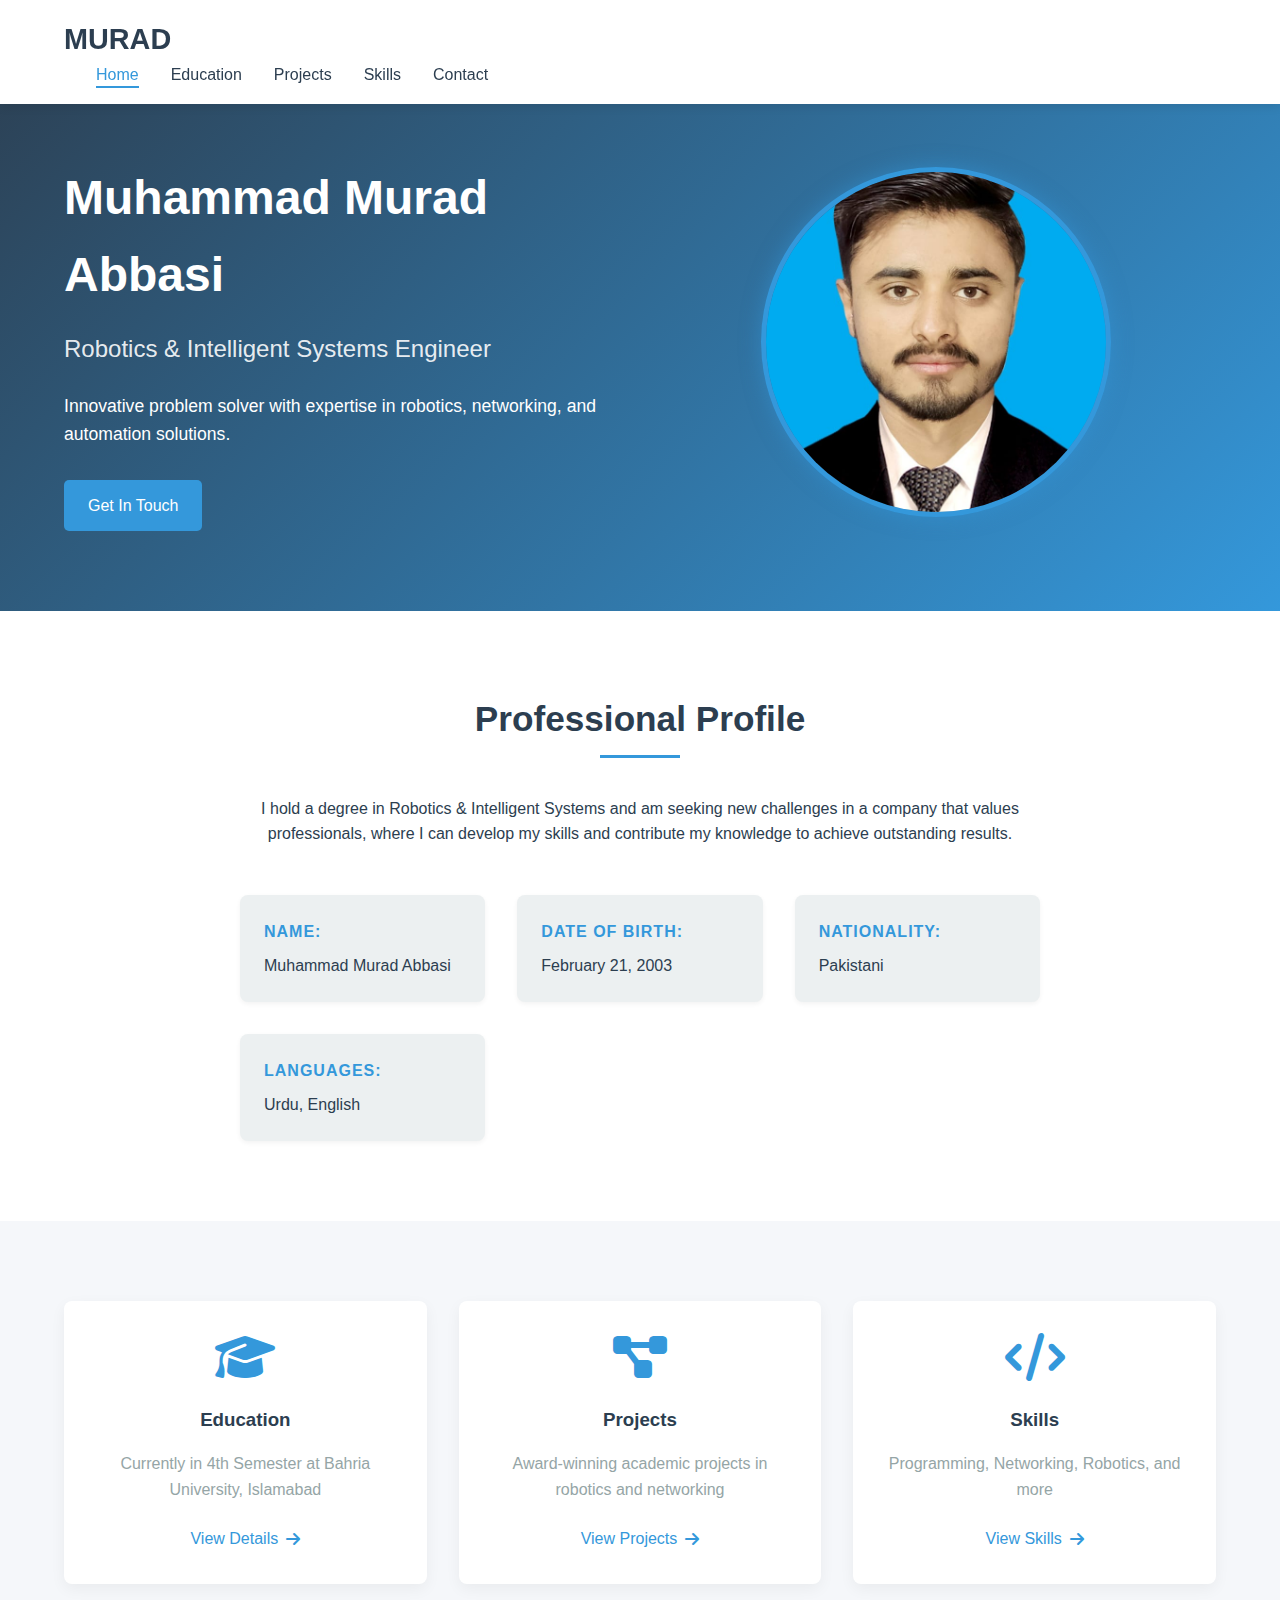
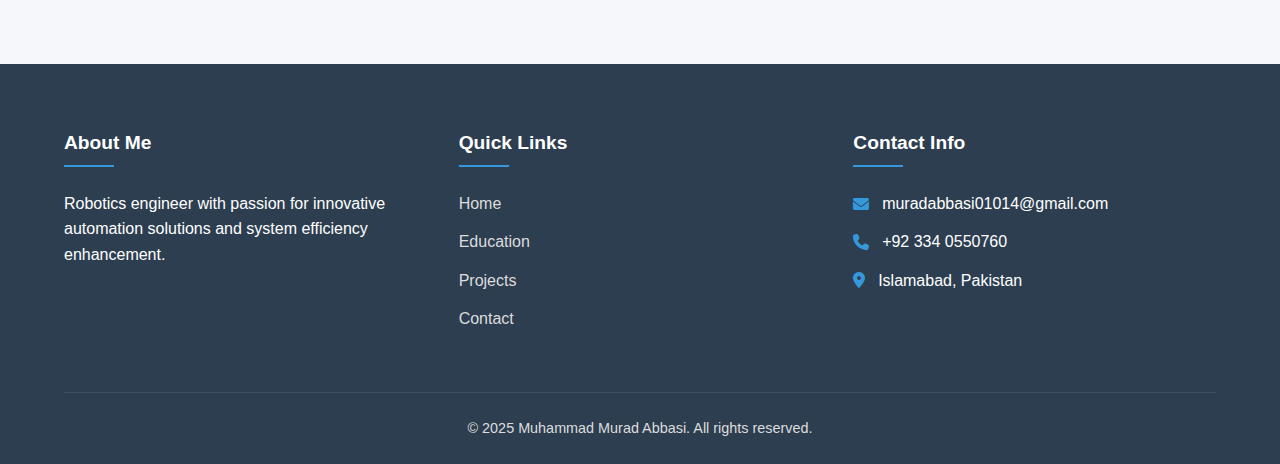
<file: index.html>
<!DOCTYPE html>
<html lang="en">
<head>
    <meta charset="UTF-8">
    <meta name="viewport" content="width=device-width, initial-scale=1.0">
    <title>Muhammad Murad Abbasi | Robotics Engineer</title>
    <link rel="stylesheet" href="css/style.css">
    <link rel="stylesheet" href="https://cdnjs.cloudflare.com/ajax/libs/font-awesome/6.4.0/css/all.min.css">
    <style>
        /* Additional styles for the profile photo */
        .profile-photo {
            width: 350px;
            height: 350px;
            border-radius: 50%;
            object-fit: cover;
            border: 5px solid #3498db;
            box-shadow: 0 0 20px rgba(52, 152, 219, 0.5);
            animation: float 6s ease-in-out infinite;
        }
        
        @keyframes float {
            0% { transform: translateY(0px); }
            50% { transform: translateY(-20px); }
            100% { transform: translateY(0px); }
        }
        
        @media (max-width: 768px) {
            .profile-photo {
                width: 250px;
                height: 250px;
            }
        }
    </style>
</head>
<body>
    <header>
        <div class="container">
            <div class="logo">
                <h1>MURAD</h1>
            </div>
            <nav>
                <ul>
                    <li class="active"><a href="index.html">Home</a></li>
                    <li><a href="education.html">Education</a></li>
                    <li><a href="projects.html">Projects</a></li>
                    <li><a href="skills.html">Skills</a></li>
                    <li><a href="contact.html">Contact</a></li>
                </ul>
            </nav>
            <div class="mobile-menu">
                <i class="fas fa-bars"></i>
            </div>
        </div>
    </header>

    <section class="hero">
        <div class="container">
            <div class="hero-content">
                <h1>Muhammad Murad Abbasi</h1>
                <h2>Robotics & Intelligent Systems Engineer</h2>
                <p>Innovative problem solver with expertise in robotics, networking, and automation solutions.</p>
                <a href="contact.html" class="btn">Get In Touch</a>
            </div>
            <div class="hero-image">
                <!-- Profile Photo -->
                <img src="dp.jpg" alt="Muhammad Murad Abbasi" class="profile-photo">
            </div>
        </div>
    </section>

    <section class="about">
        <div class="container">
            <h2 class="section-title">Professional Profile</h2>
            <div class="about-content">
                <p>I hold a degree in Robotics & Intelligent Systems and am seeking new challenges in a company that values professionals, where I can develop my skills and contribute my knowledge to achieve outstanding results.</p>
                
                <div class="personal-info">
                    <div>
                        <h3>Name:</h3>
                        <p>Muhammad Murad Abbasi</p>
                    </div>
                    <div>
                        <h3>Date of Birth:</h3>
                        <p>February 21, 2003</p>
                    </div>
                    <div>
                        <h3>Nationality:</h3>
                        <p>Pakistani</p>
                    </div>
                    <div>
                        <h3>Languages:</h3>
                        <p>Urdu, English</p>
                    </div>
                </div>
            </div>
        </div>
    </section>

    <section class="highlights">
        <div class="container">
            <div class="highlight-card">
                <i class="fas fa-graduation-cap"></i>
                <h3>Education</h3>
                <p>Currently in 4th Semester at Bahria University, Islamabad</p>
                <a href="education.html">View Details <i class="fas fa-arrow-right"></i></a>
            </div>
            <div class="highlight-card">
                <i class="fas fa-project-diagram"></i>
                <h3>Projects</h3>
                <p>Award-winning academic projects in robotics and networking</p>
                <a href="projects.html">View Projects <i class="fas fa-arrow-right"></i></a>
            </div>
            <div class="highlight-card">
                <i class="fas fa-code"></i>
                <h3>Skills</h3>
                <p>Programming, Networking, Robotics, and more</p>
                <a href="skills.html">View Skills <i class="fas fa-arrow-right"></i></a>
            </div>
        </div>
    </section>

    <footer>
        <div class="container">
            <div class="footer-content">
                <div class="footer-about">
                    <h3>About Me</h3>
                    <p>Robotics engineer with passion for innovative automation solutions and system efficiency enhancement.</p>
                </div>
                <div class="footer-links">
                    <h3>Quick Links</h3>
                    <ul>
                        <li><a href="index.html">Home</a></li>
                        <li><a href="education.html">Education</a></li>
                        <li><a href="projects.html">Projects</a></li>
                        <li><a href="contact.html">Contact</a></li>
                    </ul>
                </div>
                <div class="footer-contact">
                    <h3>Contact Info</h3>
                    <p><i class="fas fa-envelope"></i> muradabbasi01014@gmail.com</p>
                    <p><i class="fas fa-phone"></i> +92 334 0550760</p>
                    <p><i class="fas fa-map-marker-alt"></i> Islamabad, Pakistan</p>
                </div>
            </div>
            <div class="footer-bottom">
                <p>&copy; 2025 Muhammad Murad Abbasi. All rights reserved.</p>
            </div>
        </div>
    </footer>

    <script src="js/script.js"></script>
</body>
</html>
</file>
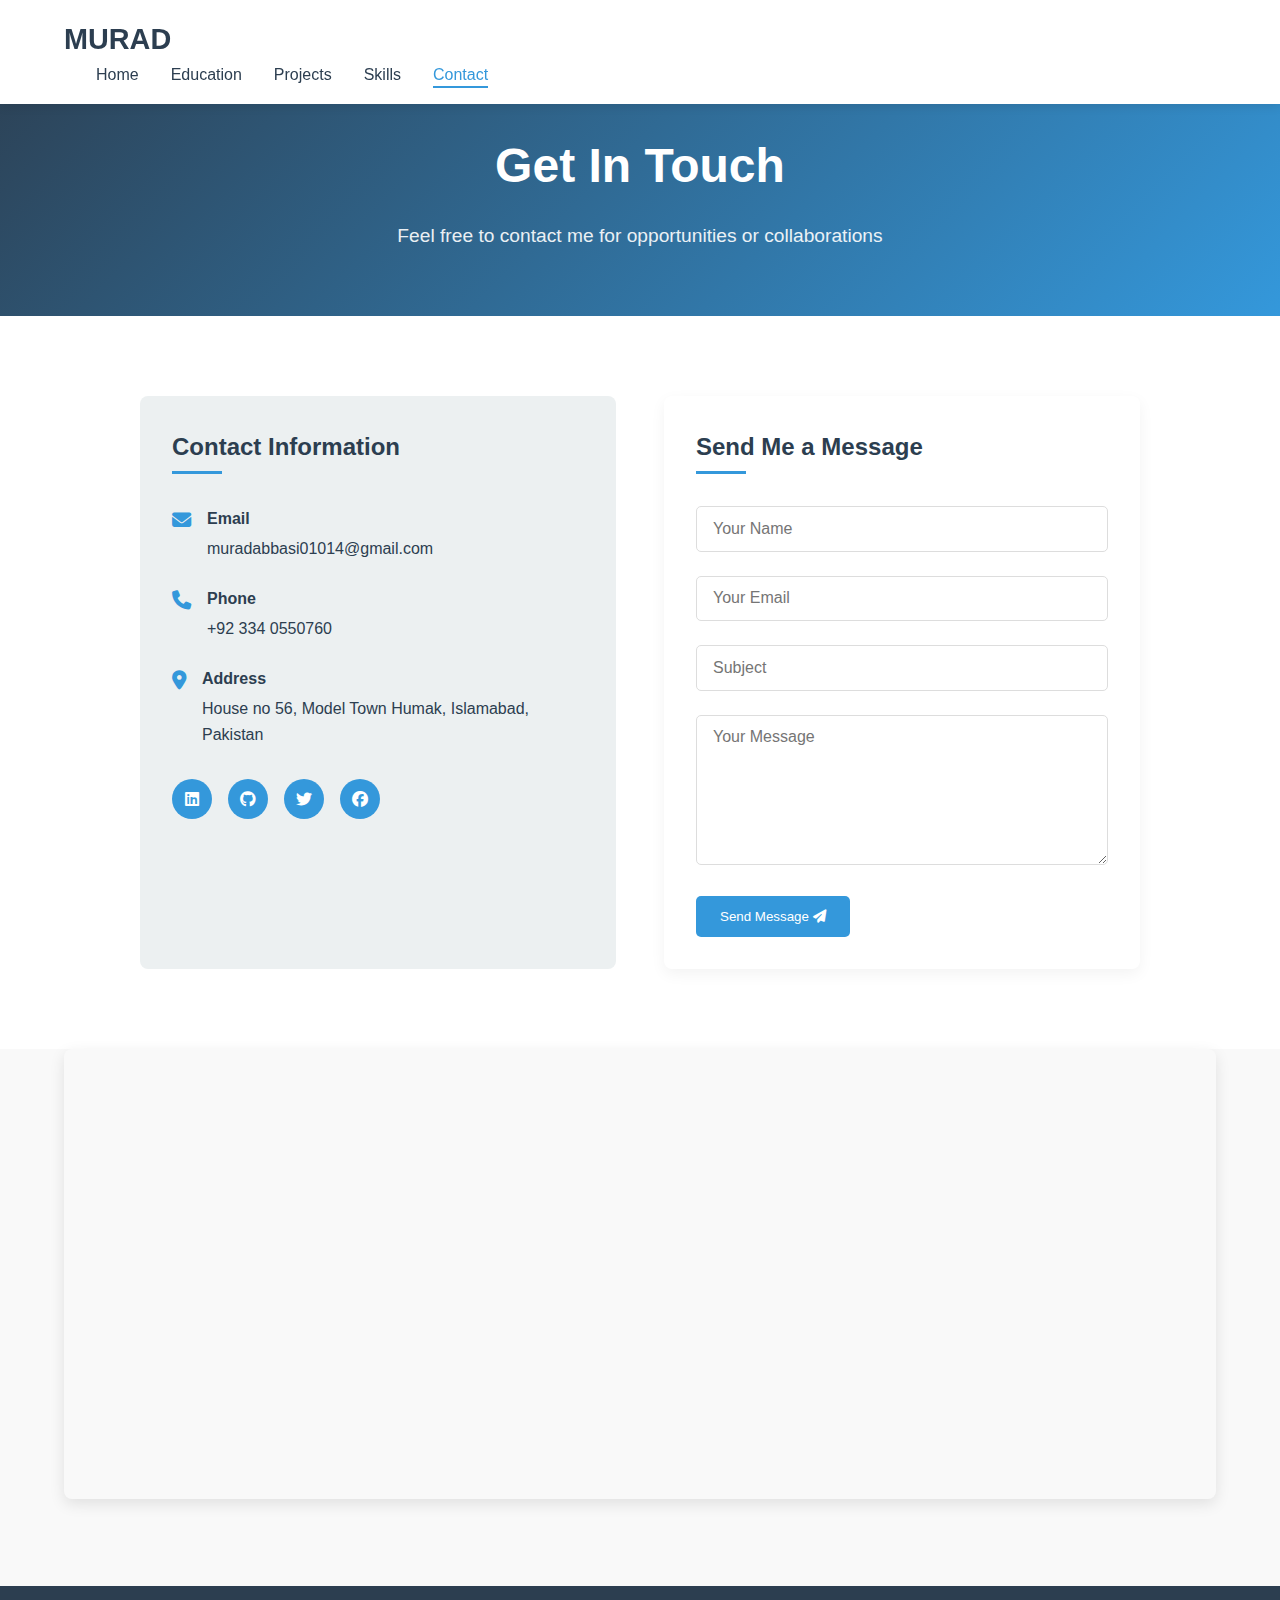
<file: contact.html>
<!DOCTYPE html>
<html lang="en">
<head>
    <meta charset="UTF-8">
    <meta name="viewport" content="width=device-width, initial-scale=1.0">
    <title>Contact | Muhammad Murad Abbasi</title>
    <link rel="stylesheet" href="css/style.css">
    <link rel="stylesheet" href="https://cdnjs.cloudflare.com/ajax/libs/font-awesome/6.4.0/css/all.min.css">
</head>
<body>
    <header>
        <div class="container">
            <div class="logo">
                <h1>MURAD</h1>
            </div>
            <nav>
                <ul>
                    <li><a href="index.html">Home</a></li>
                    <li><a href="education.html">Education</a></li>
                    <li><a href="projects.html">Projects</a></li>
                    <li><a href="skills.html">Skills</a></li>
                    <li class="active"><a href="contact.html">Contact</a></li>
                </ul>
            </nav>
            <div class="mobile-menu">
                <i class="fas fa-bars"></i>
            </div>
        </div>
    </header>

    <section class="page-header">
        <div class="container">
            <h1>Get In Touch</h1>
            <p>Feel free to contact me for opportunities or collaborations</p>
        </div>
    </section>

    <section class="contact">
        <div class="container">
            <div class="contact-content">
                <div class="contact-info">
                    <h2>Contact Information</h2>
                    <div class="info-item">
                        <i class="fas fa-envelope"></i>
                        <div>
                            <h3>Email</h3>
                            <p>muradabbasi01014@gmail.com</p>
                        </div>
                    </div>
                    <div class="info-item">
                        <i class="fas fa-phone"></i>
                        <div>
                            <h3>Phone</h3>
                            <p>+92 334 0550760</p>
                        </div>
                    </div>
                    <div class="info-item">
                        <i class="fas fa-map-marker-alt"></i>
                        <div>
                            <h3>Address</h3>
                            <p>House no 56, Model Town Humak, Islamabad, Pakistan</p>
                        </div>
                    </div>
                    <div class="social-links">
                        <a href="#"><i class="fab fa-linkedin"></i></a>
                        <a href="#"><i class="fab fa-github"></i></a>
                        <a href="#"><i class="fab fa-twitter"></i></a>
                        <a href="#"><i class="fab fa-facebook"></i></a>
                    </div>
                </div>
                <div class="contact-form">
                    <h2>Send Me a Message</h2>
                    <form action="#" method="POST">
                        <div class="form-group">
                            <input type="text" name="name" placeholder="Your Name" required>
                        </div>
                        <div class="form-group">
                            <input type="email" name="email" placeholder="Your Email" required>
                        </div>
                        <div class="form-group">
                            <input type="text" name="subject" placeholder="Subject" required>
                        </div>
                        <div class="form-group">
                            <textarea name="message" placeholder="Your Message" required></textarea>
                        </div>
                        <button type="submit" class="btn">Send Message <i class="fas fa-paper-plane"></i></button>
                    </form>
                </div>
            </div>
        </div>
    </section>

    <section class="map">
        <div class="container">
            <iframe src="https://www.google.com/maps/embed?pb=!1m18!1m12!1m3!1d3321.349041821528!2d73.09121531520494!3d33.64346768071962!2m3!1f0!2f0!3f0!3m2!1i1024!2i768!4f13.1!3m3!1m2!1s0x38df95a6c7e4f5a5%3A0x5f5e5e5e5e5e5e5e!2sModel%20Town%20Humak%2C%20Islamabad%2C%20Pakistan!5e0!3m2!1sen!2s!4v1620000000000!5m2!1sen!2s" width="100%" height="450" style="border:0;" allowfullscreen="" loading="lazy"></iframe>
        </div>
    </section>

    <footer>
        <!-- Same footer as index.html -->
    </footer>

    <script src="js/script.js"></script>
</body>
</html>
</file>
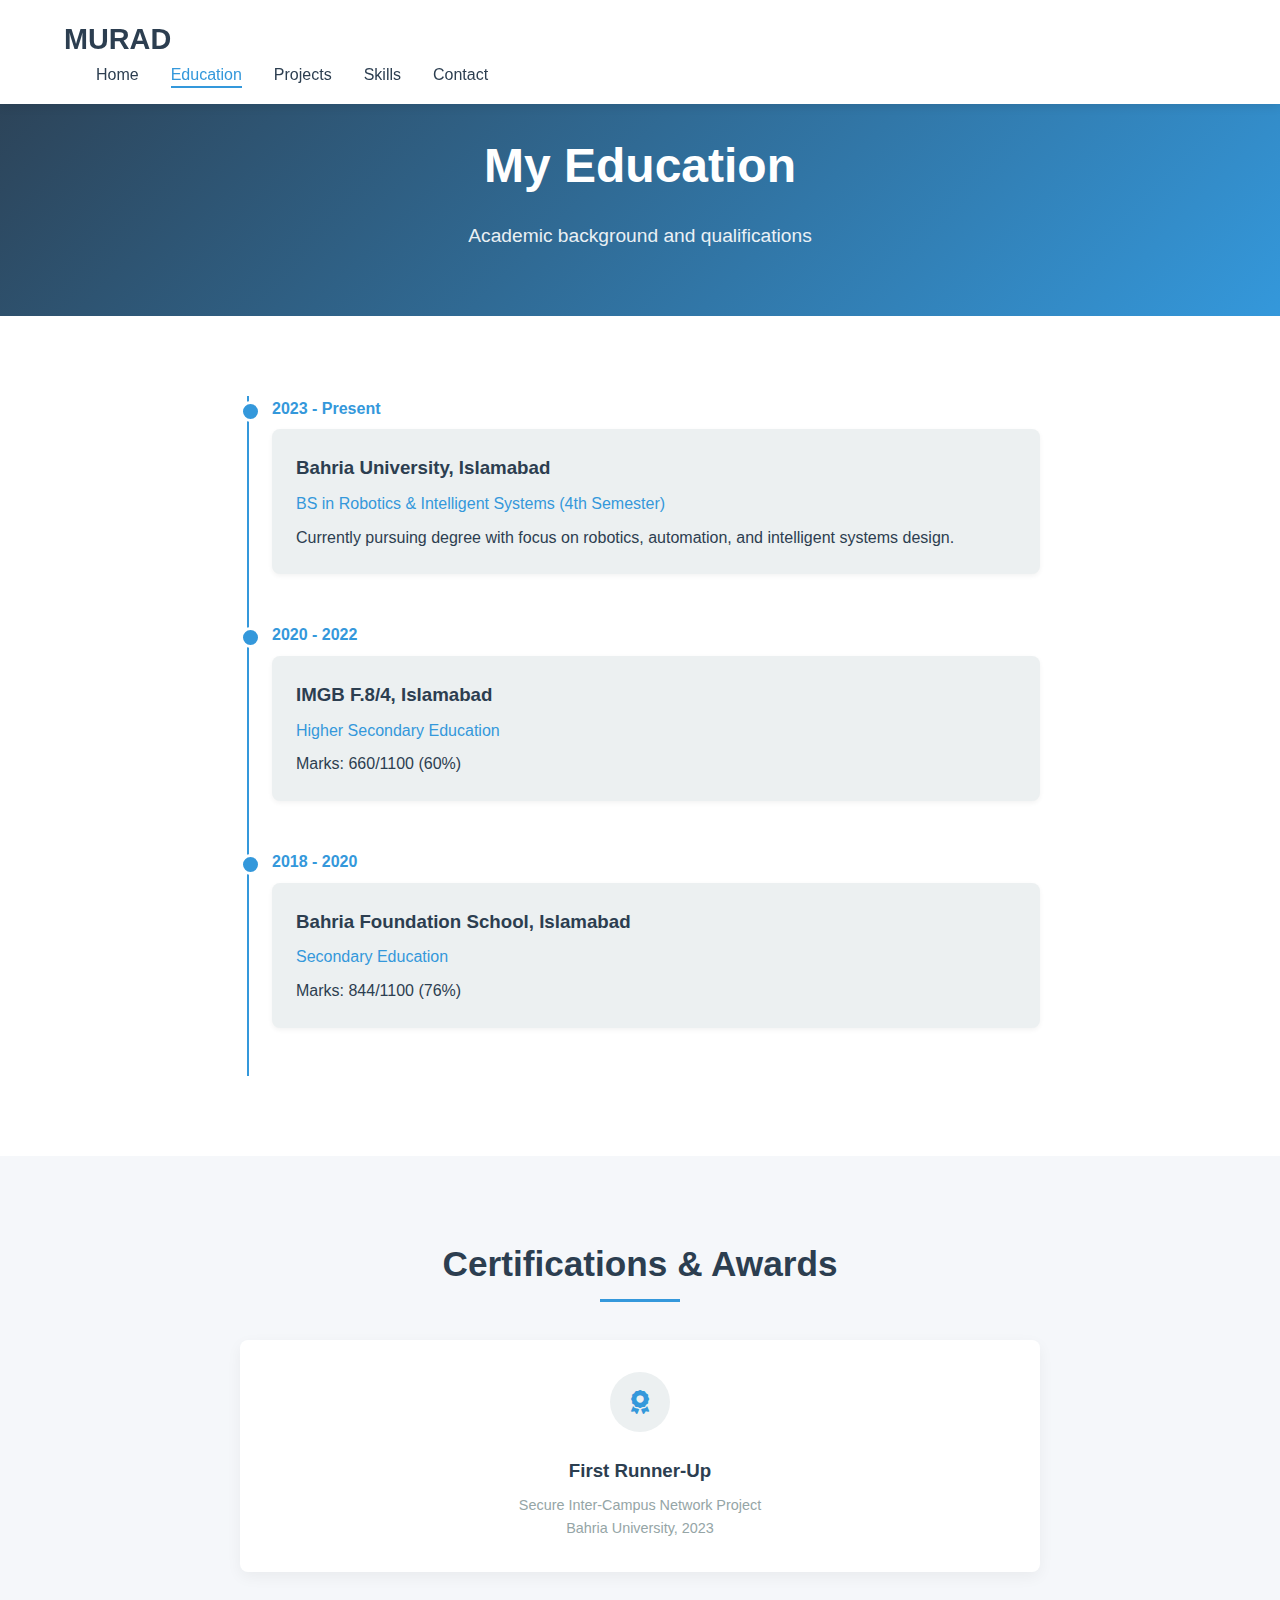
<file: education.html>
<!DOCTYPE html>
<html lang="en">
<head>
    <meta charset="UTF-8">
    <meta name="viewport" content="width=device-width, initial-scale=1.0">
    <title>Education | Muhammad Murad Abbasi</title>
    <link rel="stylesheet" href="css/style.css">
    <link rel="stylesheet" href="https://cdnjs.cloudflare.com/ajax/libs/font-awesome/6.4.0/css/all.min.css">
</head>
<body>
    <header>
        <div class="container">
            <div class="logo">
                <h1>MURAD</h1>
            </div>
            <nav>
                <ul>
                    <li><a href="index.html">Home</a></li>
                    <li class="active"><a href="education.html">Education</a></li>
                    <li><a href="projects.html">Projects</a></li>
                    <li><a href="skills.html">Skills</a></li>
                    <li><a href="contact.html">Contact</a></li>
                </ul>
            </nav>
            <div class="mobile-menu">
                <i class="fas fa-bars"></i>
            </div>
        </div>
    </header>

    <section class="page-header">
        <div class="container">
            <h1>My Education</h1>
            <p>Academic background and qualifications</p>
        </div>
    </section>

    <section class="education-timeline">
        <div class="container">
            <div class="timeline">
                <div class="timeline-item">
                    <div class="timeline-date">2023 - Present</div>
                    <div class="timeline-content">
                        <h3>Bahria University, Islamabad</h3>
                        <h4>BS in Robotics & Intelligent Systems (4th Semester)</h4>
                        <p>Currently pursuing degree with focus on robotics, automation, and intelligent systems design.</p>
                    </div>
                </div>
                <div class="timeline-item">
                    <div class="timeline-date">2020 - 2022</div>
                    <div class="timeline-content">
                        <h3>IMGB F.8/4, Islamabad</h3>
                        <h4>Higher Secondary Education</h4>
                        <p>Marks: 660/1100 (60%)</p>
                    </div>
                </div>
                <div class="timeline-item">
                    <div class="timeline-date">2018 - 2020</div>
                    <div class="timeline-content">
                        <h3>Bahria Foundation School, Islamabad</h3>
                        <h4>Secondary Education</h4>
                        <p>Marks: 844/1100 (76%)</p>
                    </div>
                </div>
            </div>
        </div>
    </section>

    <section class="certifications">
        <div class="container">
            <h2 class="section-title">Certifications & Awards</h2>
            <div class="certification-grid">
                <div class="certification-card">
                    <div class="cert-icon">
                        <i class="fas fa-award"></i>
                    </div>
                    <h3>First Runner-Up</h3>
                    <p>Secure Inter-Campus Network Project</p>
                    <p>Bahria University, 2023</p>
                </div>
                <!-- Add more certifications as needed -->
            </div>
        </div>
    </section>

    <footer>
        <!-- Same footer as index.html -->
    </footer>

    <script src="js/script.js"></script>
</body>
</html>
</file>
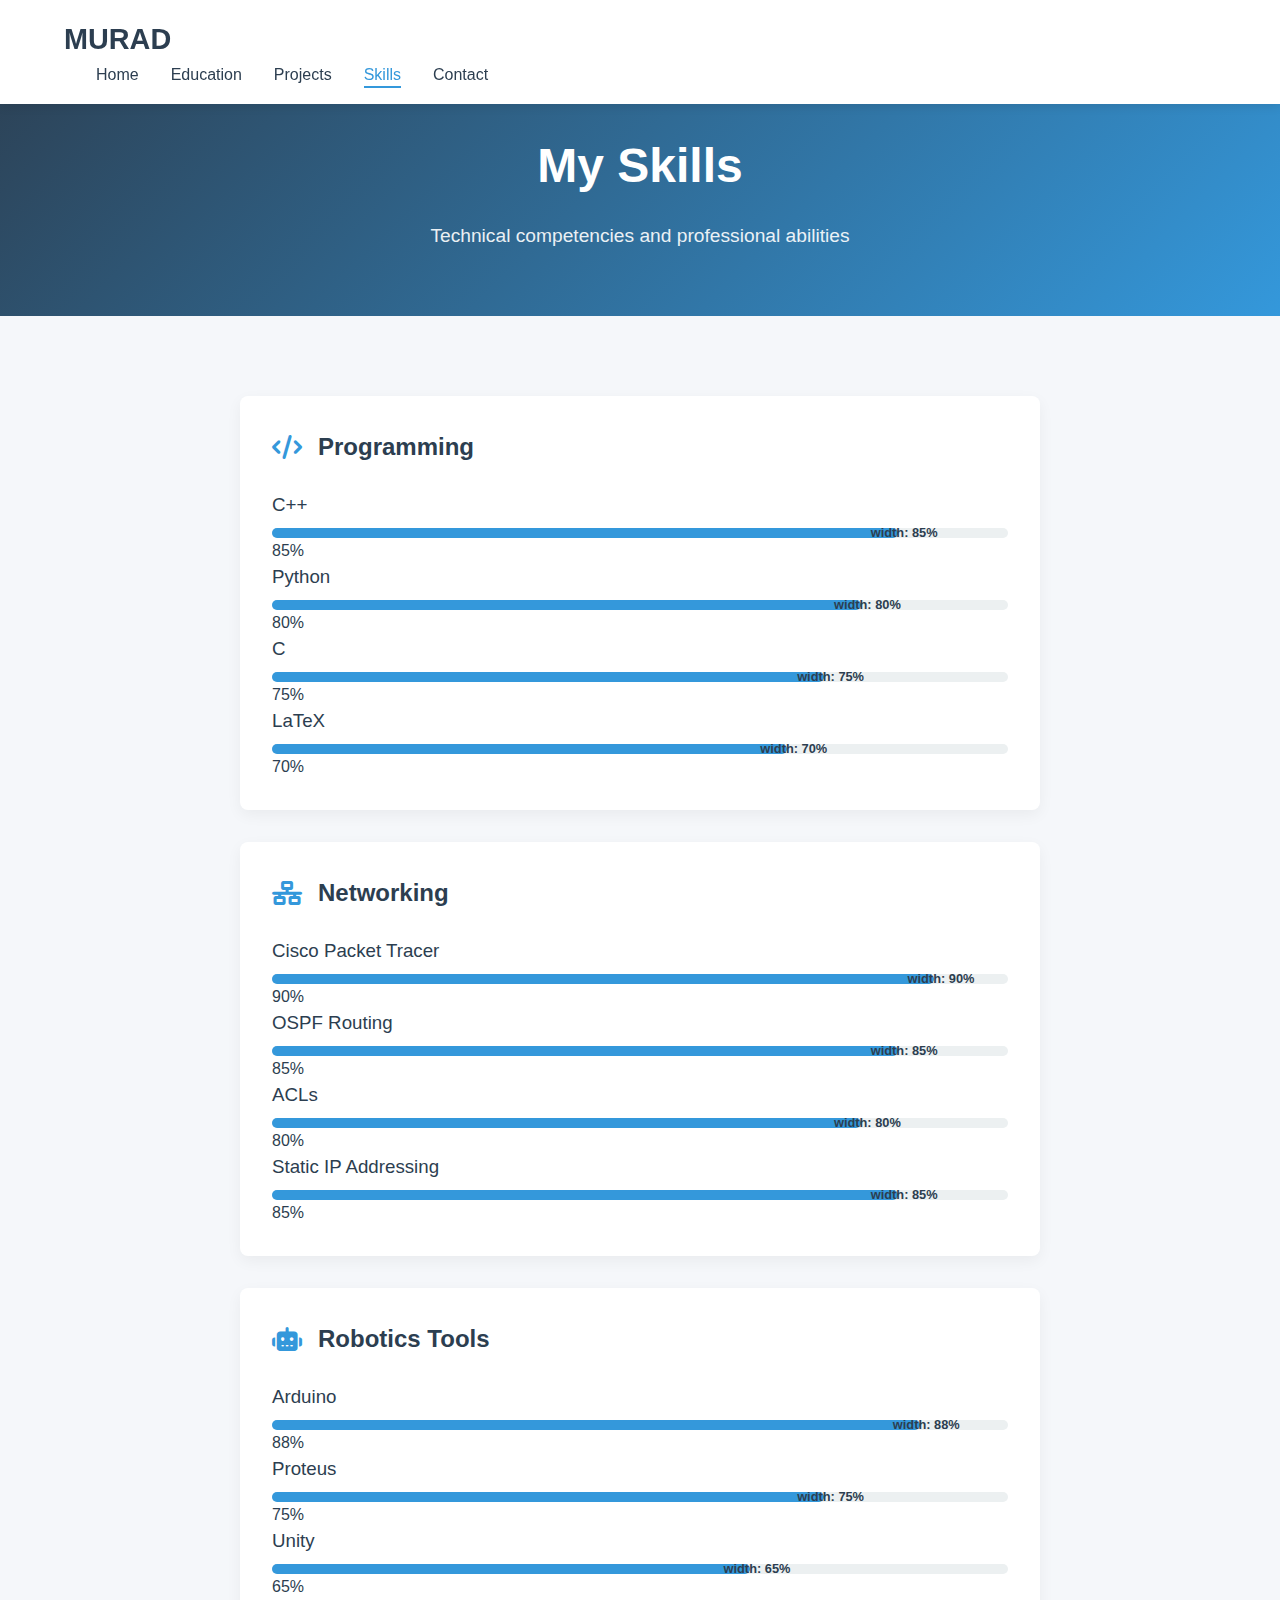
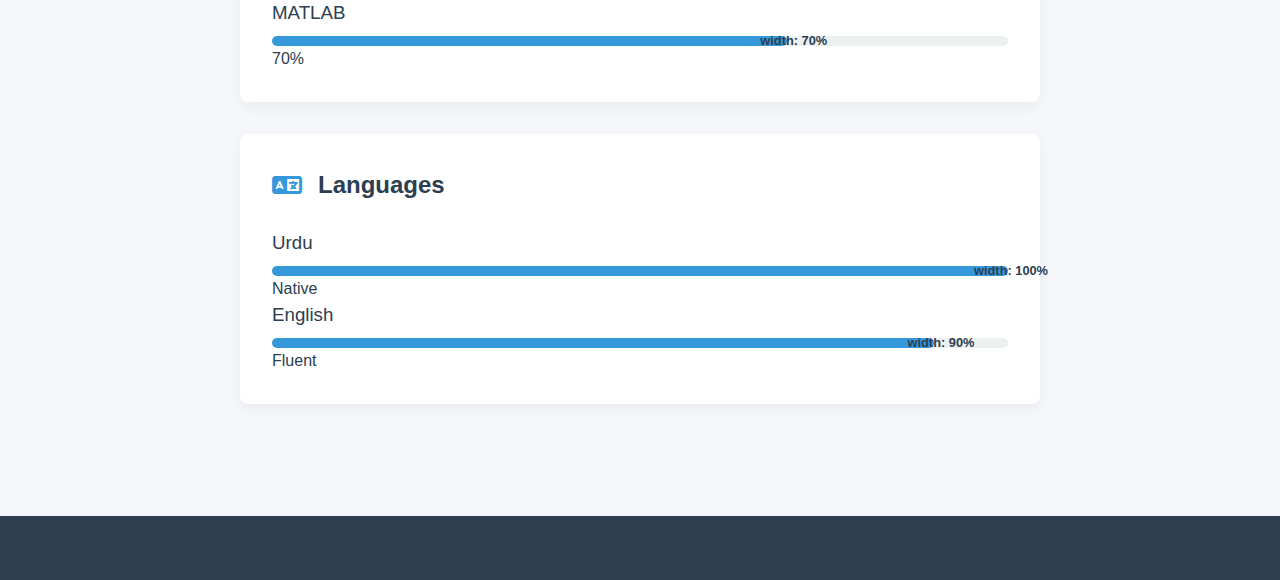
<file: skills.html>
<!DOCTYPE html>
<html lang="en">
<head>
    <meta charset="UTF-8">
    <meta name="viewport" content="width=device-width, initial-scale=1.0">
    <title>Skills | Muhammad Murad Abbasi</title>
    <link rel="stylesheet" href="css/style.css">
    <link rel="stylesheet" href="https://cdnjs.cloudflare.com/ajax/libs/font-awesome/6.4.0/css/all.min.css">
</head>
<body>
    <header>
        <div class="container">
            <div class="logo">
                <h1>MURAD</h1>
            </div>
            <nav>
                <ul>
                    <li><a href="index.html">Home</a></li>
                    <li><a href="education.html">Education</a></li>
                    <li><a href="projects.html">Projects</a></li>
                    <li class="active"><a href="skills.html">Skills</a></li>
                    <li><a href="contact.html">Contact</a></li>
                </ul>
            </nav>
            <div class="mobile-menu">
                <i class="fas fa-bars"></i>
            </div>
        </div>
    </header>

    <section class="page-header">
        <div class="container">
            <h1>My Skills</h1>
            <p>Technical competencies and professional abilities</p>
        </div>
    </section>

    <section class="skills">
        <div class="container">
            <div class="skills-categories">
                <div class="skill-category">
                    <h2><i class="fas fa-code"></i> Programming</h2>
                    <div class="skill-bars">
                        <div class="skill-bar">
                            <h3>C++</h3>
                            <div class="bar">
                                <div class="progress" style="width: 85%"></div>
                                <span>85%</span>
                            </div>
                        </div>
                        <div class="skill-bar">
                            <h3>Python</h3>
                            <div class="bar">
                                <div class="progress" style="width: 80%"></div>
                                <span>80%</span>
                            </div>
                        </div>
                        <div class="skill-bar">
                            <h3>C</h3>
                            <div class="bar">
                                <div class="progress" style="width: 75%"></div>
                                <span>75%</span>
                            </div>
                        </div>
                        <div class="skill-bar">
                            <h3>LaTeX</h3>
                            <div class="bar">
                                <div class="progress" style="width: 70%"></div>
                                <span>70%</span>
                            </div>
                        </div>
                    </div>
                </div>

                <div class="skill-category">
                    <h2><i class="fas fa-network-wired"></i> Networking</h2>
                      <div class="skill-bars">
                        <div class="skill-bar">
                            <h3>Cisco Packet Tracer</h3>
                            <div class="bar">
                                <div class="progress" style="width: 90%"></div>
                                <span>90%</span>
                            </div>
                        </div>
                        <div class="skill-bar">
                            <h3>OSPF Routing</h3>
                            <div class="bar">
                                <div class="progress" style="width: 85%"></div>
                                <span>85%</span>
                            </div>
                        </div>
                        <div class="skill-bar">
                            <h3>ACLs</h3>
                            <div class="bar">
                                <div class="progress" style="width: 80%"></div>
                                <span>80%</span>
                            </div>
                        </div>
                        <div class="skill-bar">
                            <h3>Static IP Addressing</h3>
                            <div class="bar">
                                <div class="progress" style="width: 85%"></div>
                                <span>85%</span>
                            </div>
                        </div>
                    </div>
                </div>

                <div class="skill-category">
                    <h2><i class="fas fa-robot"></i> Robotics Tools</h2>
                    <div class="skill-bars">
                        <div class="skill-bar">
                            <h3>Arduino</h3>
                            <div class="bar">
                                <div class="progress" style="width: 88%"></div>
                                <span>88%</span>
                            </div>
                        </div>
                        <div class="skill-bar">
                            <h3>Proteus</h3>
                            <div class="bar">
                                <div class="progress" style="width: 75%"></div>
                                <span>75%</span>
                            </div>
                        </div>
                        <div class="skill-bar">
                            <h3>Unity</h3>
                            <div class="bar">
                                <div class="progress" style="width: 65%"></div>
                                <span>65%</span>
                            </div>
                        </div>
                        <div class="skill-bar">
                            <h3>MATLAB</h3>
                            <div class="bar">
                                <div class="progress" style="width: 70%"></div>
                                <span>70%</span>
                            </div>
                        </div>
                    </div>
                </div>

                <div class="skill-category">
                    <h2><i class="fas fa-language"></i> Languages</h2>
                    <div class="skill-bars">
                        <div class="skill-bar">
                            <h3>Urdu</h3>
                            <div class="bar">
                                <div class="progress" style="width: 100%"></div>
                                <span>Native</span>
                            </div>
                        </div>
                        <div class="skill-bar">
                            <h3>English</h3>
                            <div class="bar">
                                <div class="progress" style="width: 90%"></div>
                                <span>Fluent</span>
                            </div>
                        </div>
                    </div>
                </div>
            </div>
        </div>
    </section>

    <footer>
        <!-- Same footer as index.html -->
    </footer>

    <script src="js/script.js"></script>
</body>
</html>
</file>
<file: css/style.css>
/* Base Styles */
:root {
    --primary: #2c3e50;
    --secondary: #3498db;
    --accent: #e74c3c;
    --light: #ecf0f1;
    --dark: #2c3e50;
    --gray: #95a5a6;
    --success: #2ecc71;
    --warning: #f39c12;
    --danger: #e74c3c;
}

* {
    margin: 0;
    padding: 0;
    box-sizing: border-box;
    font-family: 'Poppins', sans-serif;
}

body {
    background-color: #f9f9f9;
    color: var(--dark);
    line-height: 1.6;
}

a {
    text-decoration: none;
    color: var(--secondary);
}

.container {
    width: 90%;
    max-width: 1200px;
    margin: 0 auto;
}

.btn {
    display: inline-block;
    background-color: var(--secondary);
    color: white;
    padding: 0.8rem 1.5rem;
    border-radius: 5px;
    font-weight: 500;
    transition: all 0.3s ease;
    border: none;
    cursor: pointer;
}

.btn:hover {
    background-color: #2980b9;
    transform: translateY(-3px);
    box-shadow: 0 5px 15px rgba(0, 0, 0, 0.1);
}

.btn-small {
    padding: 0.5rem 1rem;
    font-size: 0.9rem;
}

.section-title {
    text-align: center;
    margin-bottom: 3rem;
    font-size: 2.2rem;
    color: var(--primary);
    position: relative;
}

.section-title::after {
    content: '';
    position: absolute;
    bottom: -10px;
    left: 50%;
    transform: translateX(-50%);
    width: 80px;
    height: 3px;
    background-color: var(--secondary);
}

/* Header Styles */
header {
    background-color: white;
    box-shadow: 0 2px 10px rgba(0, 0, 0, 0.1);
    position: fixed;
    width: 100%;
    top: 0;
    z-index: 1000;
    padding: 1rem 0;
}

.header .container {
    display: flex;
    justify-content: space-between;
    align-items: center;
}

.logo h1 {
    color: var(--primary);
    font-size: 1.8rem;
    font-weight: 700;
}

nav ul {
    display: flex;
    list-style: none;
}

nav ul li {
    margin-left: 2rem;
}

nav ul li a {
    color: var(--dark);
    font-weight: 500;
    transition: color 0.3s ease;
    position: relative;
}

nav ul li a:hover {
    color: var(--secondary);
}

nav ul li.active a {
    color: var(--secondary);
}

nav ul li.active a::after {
    content: '';
    position: absolute;
    bottom: -5px;
    left: 0;
    width: 100%;
    height: 2px;
    background-color: var(--secondary);
}

.mobile-menu {
    display: none;
    font-size: 1.5rem;
    cursor: pointer;
}

/* Hero Section */
.hero {
    padding: 10rem 0 5rem;
    background: linear-gradient(135deg, var(--primary) 0%, var(--secondary) 100%);
    color: white;
}

.hero .container {
    display: flex;
    align-items: center;
    justify-content: space-between;
}

.hero-content {
    flex: 1;
    padding-right: 2rem;
}

.hero-content h1 {
    font-size: 3rem;
    margin-bottom: 1rem;
}

.hero-content h2 {
    font-size: 1.5rem;
    font-weight: 400;
    margin-bottom: 1.5rem;
    color: rgba(255, 255, 255, 0.9);
}

.hero-content p {
    margin-bottom: 2rem;
    font-size: 1.1rem;
    max-width: 600px;
}

.hero-image {
    flex: 1;
    text-align: center;
}

.image-placeholder {
    width: 350px;
    height: 350px;
    background-color: rgba(255, 255, 255, 0.1);
    border-radius: 50%;
    margin: 0 auto;
    display: flex;
    align-items: center;
    justify-content: center;
    color: white;
    font-size: 1.2rem;
}

/* About Section */
.about {
    padding: 5rem 0;
    background-color: white;
}

.about-content {
    max-width: 800px;
    margin: 0 auto;
    text-align: center;
}

.personal-info {
    display: grid;
    grid-template-columns: repeat(auto-fit, minmax(200px, 1fr));
    gap: 2rem;
    margin-top: 3rem;
    text-align: left;
}

.personal-info div {
    background-color: var(--light);
    padding: 1.5rem;
    border-radius: 8px;
    box-shadow: 0 2px 5px rgba(0, 0, 0, 0.05);
}

.personal-info h3 {
    color: var(--secondary);
    margin-bottom: 0.5rem;
    font-size: 1rem;
    text-transform: uppercase;
    letter-spacing: 1px;
}

/* Highlights Section */
.highlights {
    padding: 5rem 0;
    background-color: #f5f7fa;
}

.highlights .container {
    display: grid;
    grid-template-columns: repeat(auto-fit, minmax(300px, 1fr));
    gap: 2rem;
}

.highlight-card {
    background-color: white;
    padding: 2rem;
    border-radius: 8px;
    box-shadow: 0 5px 15px rgba(0, 0, 0, 0.05);
    text-align: center;
    transition: transform 0.3s ease;
}

.highlight-card:hover {
    transform: translateY(-10px);
}

.highlight-card i {
    font-size: 3rem;
    color: var(--secondary);
    margin-bottom: 1.5rem;
}

.highlight-card h3 {
    margin-bottom: 1rem;
    color: var(--primary);
}

.highlight-card p {
    margin-bottom: 1.5rem;
    color: var(--gray);
}

.highlight-card a {
    color: var(--secondary);
    font-weight: 500;
    display: flex;
    align-items: center;
    justify-content: center;
}

.highlight-card a i {
    font-size: 1rem;
    margin-left: 0.5rem;
    margin-bottom: 0;
}

/* Page Header */
.page-header {
    padding: 8rem 0 4rem;
    background: linear-gradient(135deg, var(--primary) 0%, var(--secondary) 100%);
    color: white;
    text-align: center;
}

.page-header h1 {
    font-size: 3rem;
    margin-bottom: 1rem;
}

.page-header p {
    font-size: 1.2rem;
    opacity: 0.9;
}

/* Education Timeline */
.education-timeline {
    padding: 5rem 0;
    background-color: white;
}

.timeline {
    position: relative;
    max-width: 800px;
    margin: 0 auto;
    padding-left: 2rem;
}

.timeline::before {
    content: '';
    position: absolute;
    left: 7px;
    top: 0;
    bottom: 0;
    width: 2px;
    background-color: var(--secondary);
}

.timeline-item {
    position: relative;
    padding-bottom: 3rem;
}

.timeline-item::before {
    content: '';
    position: absolute;
    left: -2rem;
    top: 5px;
    width: 15px;
    height: 15px;
    border-radius: 50%;
    background-color: var(--secondary);
    border: 3px solid white;
    z-index: 1;
}

.timeline-date {
    font-weight: 600;
    color: var(--secondary);
    margin-bottom: 0.5rem;
}

.timeline-content {
    background-color: var(--light);
    padding: 1.5rem;
    border-radius: 8px;
    box-shadow: 0 2px 5px rgba(0, 0, 0, 0.05);
}

.timeline-content h3 {
    color: var(--primary);
    margin-bottom: 0.5rem;
}

.timeline-content h4 {
    color: var(--secondary);
    font-weight: 500;
    margin-bottom: 0.5rem;
}

/* Certifications */
.certifications {
    padding: 5rem 0;
    background-color: #f5f7fa;
}

.certification-grid {
    display: grid;
    grid-template-columns: repeat(auto-fit, minmax(250px, 1fr));
    gap: 2rem;
    max-width: 800px;
    margin: 0 auto;
}

.certification-card {
    background-color: white;
    padding: 2rem;
    border-radius: 8px;
    box-shadow: 0 5px 15px rgba(0, 0, 0, 0.05);
    text-align: center;
}

.cert-icon {
    width: 60px;
    height: 60px;
    background-color: var(--light);
    border-radius: 50%;
    display: flex;
    align-items: center;
    justify-content: center;
    margin: 0 auto 1.5rem;
    color: var(--secondary);
    font-size: 1.5rem;
}

.certification-card h3 {
    margin-bottom: 0.5rem;
    color: var(--primary);
}

.certification-card p {
    color: var(--gray);
    font-size: 0.9rem;
}

/* Projects */
.projects {
    padding: 5rem 0;
    background-color: white;
}

.project-filter {
    display: flex;
    justify-content: center;
    flex-wrap: wrap;
    gap: 1rem;
    margin-bottom: 3rem;
}

.project-filter button {
    background-color: transparent;
    border: 1px solid var(--secondary);
    color: var(--secondary);
    padding: 0.5rem 1.5rem;
    border-radius: 30px;
    cursor: pointer;
    transition: all 0.3s ease;
}

.project-filter button:hover, 
.project-filter button.active {
    background-color: var(--secondary);
    color: white;
}

.project-grid {
    display: grid;
    grid-template-columns: repeat(auto-fill, minmax(350px, 1fr));
    gap: 2rem;
}

.project-card {
    background-color: white;
    border-radius: 8px;
    overflow: hidden;
    box-shadow: 0 5px 15px rgba(0, 0, 0, 0.1);
    transition: transform 0.3s ease;
}

.project-card:hover {
    transform: translateY(-10px);
}

.project-image {
    height: 200px;
    background-color: var(--light);
    display: flex;
    align-items: center;
    justify-content: center;
    color: var(--gray);
}

.project-image img {
    width: 100%;
    height: 100%;
    object-fit: cover;
}

.project-content {
    padding: 1.5rem;
}

.project-title {
    font-size: 1.3rem;
    margin-bottom: 1rem;
    color: var(--primary);
}

.project-tech {
    display: flex;
    flex-wrap: wrap;
    gap: 0.5rem;
    margin-bottom: 1rem;
}

.project-tech span {
    background-color: var(--light);
    color: var(--secondary);
    padding: 0.3rem 0.8rem;
    border-radius: 30px;
    font-size: 0.8rem;
    font-weight: 500;
}

.project-links {
    display: flex;
    justify-content: space-between;
    align-items: center;
}

.award-badge {
    background-color: var(--success);
    color: white;
    padding: 0.3rem 0.8rem;
    border-radius: 30px;
    font-size: 0.8rem;
    font-weight: 500;
}

/* Skills */
.skills {
    padding: 5rem 0;
    background-color: #f5f7fa;
}

.skills-categories {
    max-width: 800px;
    margin: 0 auto;
}

.skill-category {
    background-color: white;
    padding: 2rem;
    border-radius: 8px;
    box-shadow: 0 5px 15px rgba(0, 0, 0, 0.05);
    margin-bottom: 2rem;
}

.skill-category h2 {
    color: var(--primary);
    margin-bottom: 1.5rem;
    display: flex;
    align-items: center;
}

.skill-category h2 i {
    margin-right: 1rem;
    color: var(--secondary);
}

.skill-bars {
    margin-top: 1.5rem;
}

.skill-bar {
    margin-bottom: 1.5rem;
}

.skill-bar h3 {
    margin-bottom: 0.5rem;
    color: var(--dark);
    font-weight: 500;
}

.bar {
    height: 10px;
    background-color: var(--light);
    border-radius: 5px;
    position: relative;
}

.progress {
    height: 100%;
    background-color: var(--secondary);
    border-radius: 5px;
    position: relative;
}

.progress::after {
    content: attr(style);
    position: absolute;
    right: -40px;
    top: 50%;
    transform: translateY(-50%);
    color: var(--dark);
    font-size: 0.8rem;
    font-weight: 600;
}

/* Contact */
.contact {
    padding: 5rem 0;
    background-color: white;
}

.contact-content {
    display: grid;
    grid-template-columns: repeat(auto-fit, minmax(300px, 1fr));
    gap: 3rem;
    max-width: 1000px;
    margin: 0 auto;
}

.contact-info {
    padding: 2rem;
    background-color: var(--light);
    border-radius: 8px;
}

.contact-info h2 {
    margin-bottom: 2rem;
    color: var(--primary);
    position: relative;
    padding-bottom: 0.5rem;
}

.contact-info h2::after {
    content: '';
    position: absolute;
    bottom: 0;
    left: 0;
    width: 50px;
    height: 3px;
    background-color: var(--secondary);
}

.info-item {
    display: flex;
    margin-bottom: 1.5rem;
}

.info-item i {
    font-size: 1.2rem;
    color: var(--secondary);
    margin-right: 1rem;
    margin-top: 0.3rem;
}

.info-item h3 {
    color: var(--primary);
    margin-bottom: 0.3rem;
    font-size: 1rem;
}

.social-links {
    display: flex;
    gap: 1rem;
    margin-top: 2rem;
}

.social-links a {
    width: 40px;
    height: 40px;
    background-color: var(--secondary);
    color: white;
    border-radius: 50%;
    display: flex;
    align-items: center;
    justify-content: center;
    transition: all 0.3s ease;
}

.social-links a:hover {
    background-color: var(--primary);
    transform: translateY(-3px);
}

.contact-form {
    padding: 2rem;
    background-color: white;
    border-radius: 8px;
    box-shadow: 0 5px 15px rgba(0, 0, 0, 0.05);
}

.contact-form h2 {
    margin-bottom: 2rem;
    color: var(--primary);
    position: relative;
    padding-bottom: 0.5rem;
}

.contact-form h2::after {
    content: '';
    position: absolute;
    bottom: 0;
    left: 0;
    width: 50px;
    height: 3px;
    background-color: var(--secondary);
}

.form-group {
    margin-bottom: 1.5rem;
}

.form-group input,
.form-group textarea {
    width: 100%;
    padding: 0.8rem 1rem;
    border: 1px solid #ddd;
    border-radius: 5px;
    font-size: 1rem;
    transition: all 0.3s ease;
}

.form-group input:focus,
.form-group textarea:focus {
    border-color: var(--secondary);
    outline: none;
    box-shadow: 0 0 0 3px rgba(52, 152, 219, 0.2);
}

.form-group textarea {
    min-height: 150px;
    resize: vertical;
}

/* Map */
.map {
    padding-bottom: 5rem;
}

.map iframe {
    border-radius: 8px;
    box-shadow: 0 5px 15px rgba(0, 0, 0, 0.1);
}

/* Footer */
footer {
    background-color: var(--primary);
    color: white;
    padding: 4rem 0 0;
}

.footer-content {
    display: grid;
    grid-template-columns: repeat(auto-fit, minmax(250px, 1fr));
    gap: 2rem;
    margin-bottom: 3rem;
}

.footer-about h3,
.footer-links h3,
.footer-contact h3 {
    color: white;
    margin-bottom: 1.5rem;
    font-size: 1.2rem;
    position: relative;
    padding-bottom: 0.5rem;
}

.footer-about h3::after,
.footer-links h3::after,
.footer-contact h3::after {
    content: '';
    position: absolute;
    bottom: 0;
    left: 0;
    width: 50px;
    height: 2px;
    background-color: var(--secondary);
}

.footer-links ul {
    list-style: none;
}

.footer-links ul li {
    margin-bottom: 0.8rem;
}

.footer-links ul li a {
    color: #ddd;
    transition: color 0.3s ease;
}

.footer-links ul li a:hover {
    color: var(--secondary);
}

.footer-contact p {
    margin-bottom: 0.8rem;
    display: flex;
    align-items: center;
}

.footer-contact i {
    margin-right: 0.8rem;
    color: var(--secondary);
}

.footer-bottom {
    text-align: center;
    padding: 1.5rem 0;
    border-top: 1px solid rgba(255, 255, 255, 0.1);
    font-size: 0.9rem;
    color: #ddd;
}

/* Responsive Styles */
@media (max-width: 992px) {
    .hero .container {
        flex-direction: column;
        text-align: center;
    }
    
    .hero-content {
        padding-right: 0;
        margin-bottom: 3rem;
    }
    
    .hero-content p {
        max-width: 100%;
    }
}

@media (max-width: 768px) {
    nav ul {
        display: none;
        position: absolute;
        top: 100%;
        left: 0;
        width: 100%;
        background-color: white;
        flex-direction: column;
        padding: 1rem 0;
        box-shadow: 0 5px 10px rgba(0, 0, 0, 0.1);
    }
    
    nav ul.show {
        display: flex;
    }
    
    nav ul li {
        margin: 0;
        padding: 0.8rem 2rem;
    }
    
    nav ul li a::after {
        display: none;
    }
    
    .mobile-menu {
        display: block;
    }
    
    .section-title {
        font-size: 1.8rem;
    }
    
    .hero-content h1 {
        font-size: 2.2rem;
    }
    
    .hero-content h2 {
        font-size: 1.2rem;
    }
    
    .project-grid {
        grid-template-columns: 1fr;
    }
}

@media (max-width: 576px) {
    .container {
        width: 95%;
    }
    
    .hero {
        padding: 8rem 0 3rem;
    }
    
    .hero-content h1 {
        font-size: 1.8rem;
    }
    
    .image-placeholder {
        width: 250px;
        height: 250px;
    }
    
    .personal-info {
        grid-template-columns: 1fr;
    }
}
</file>
